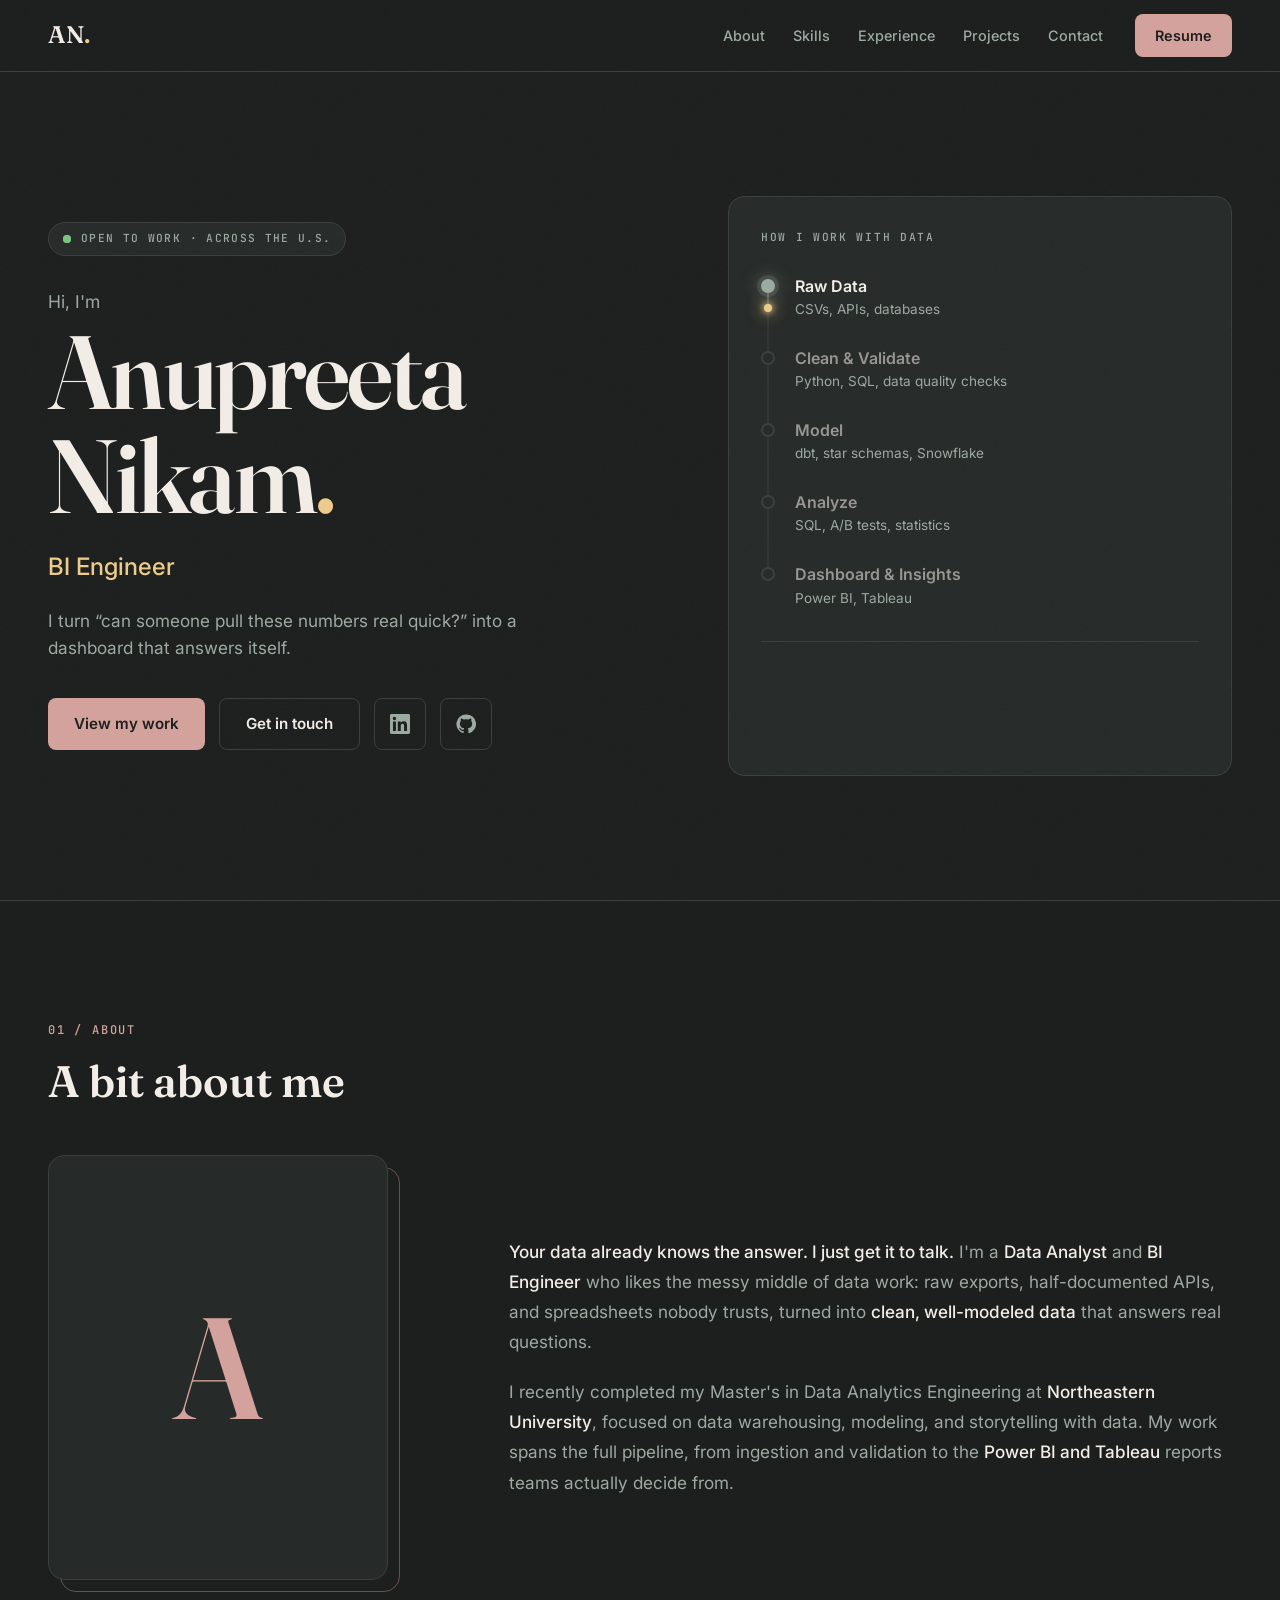
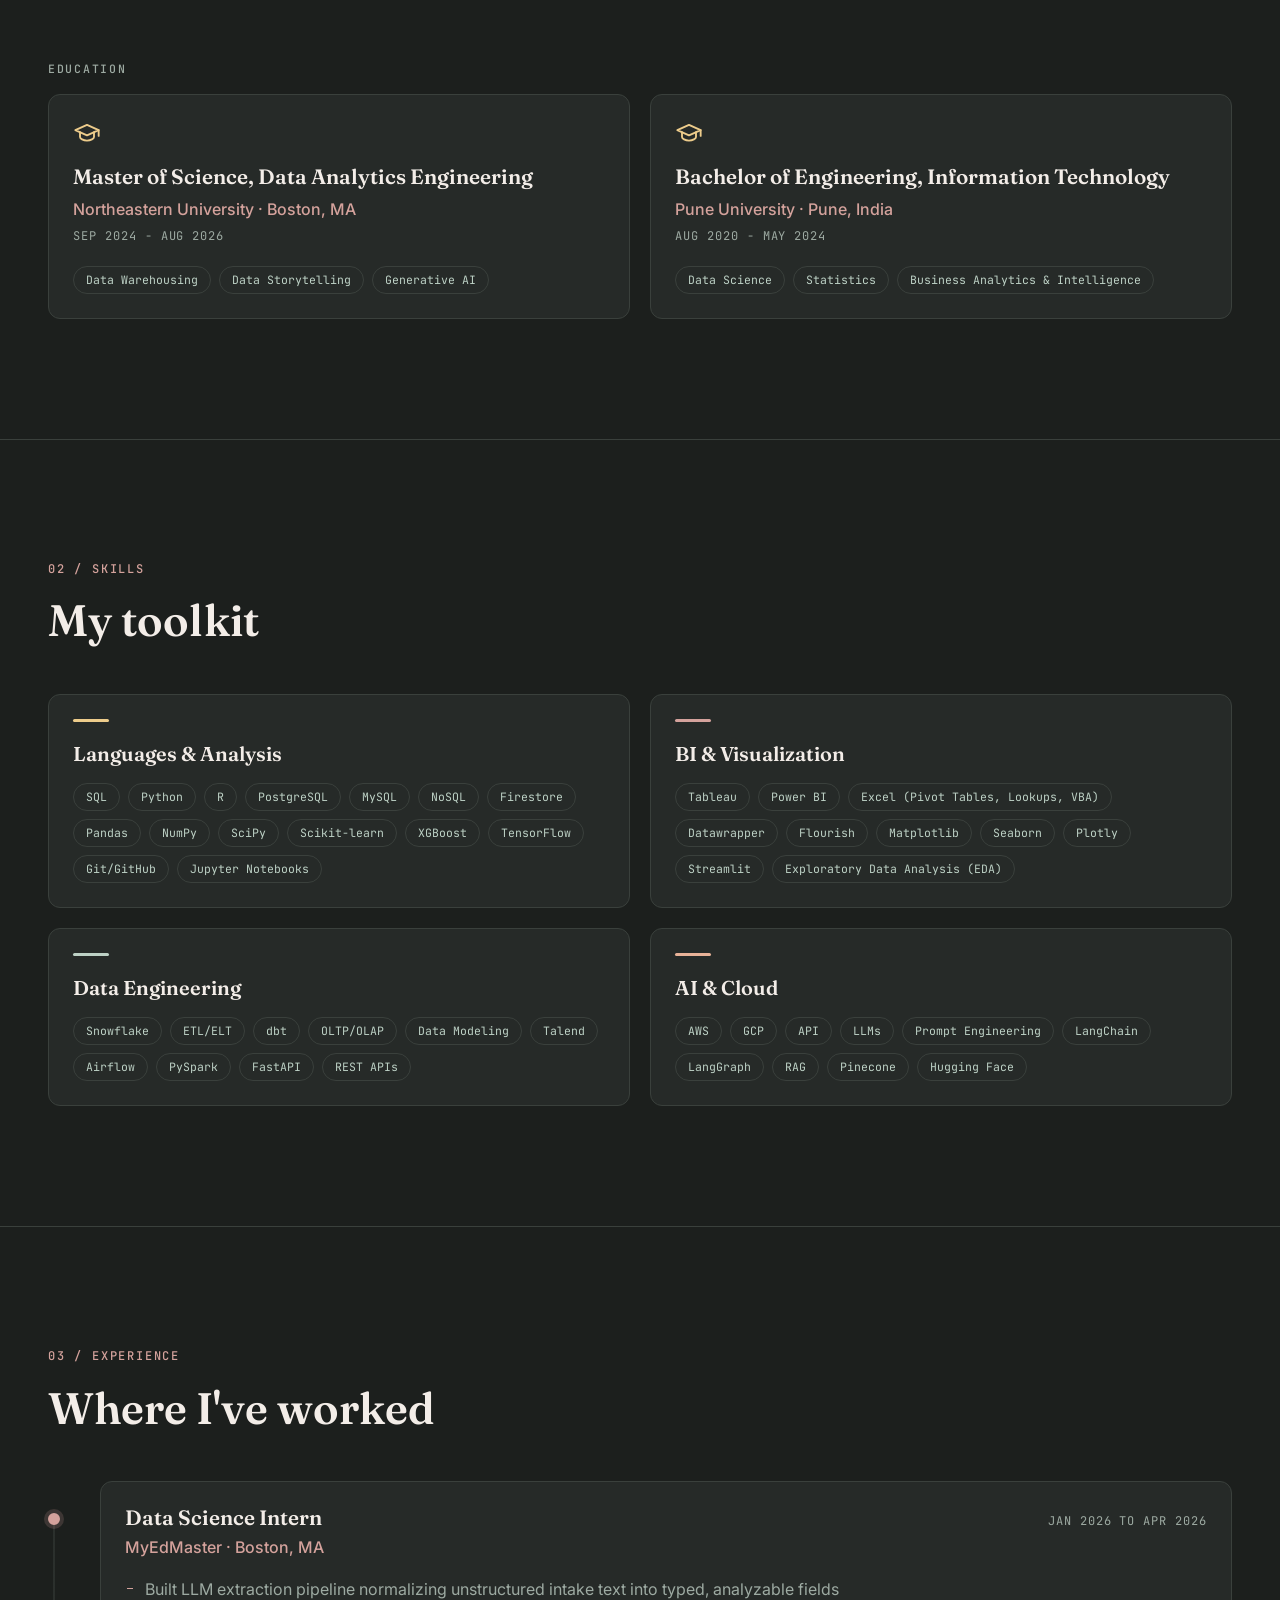
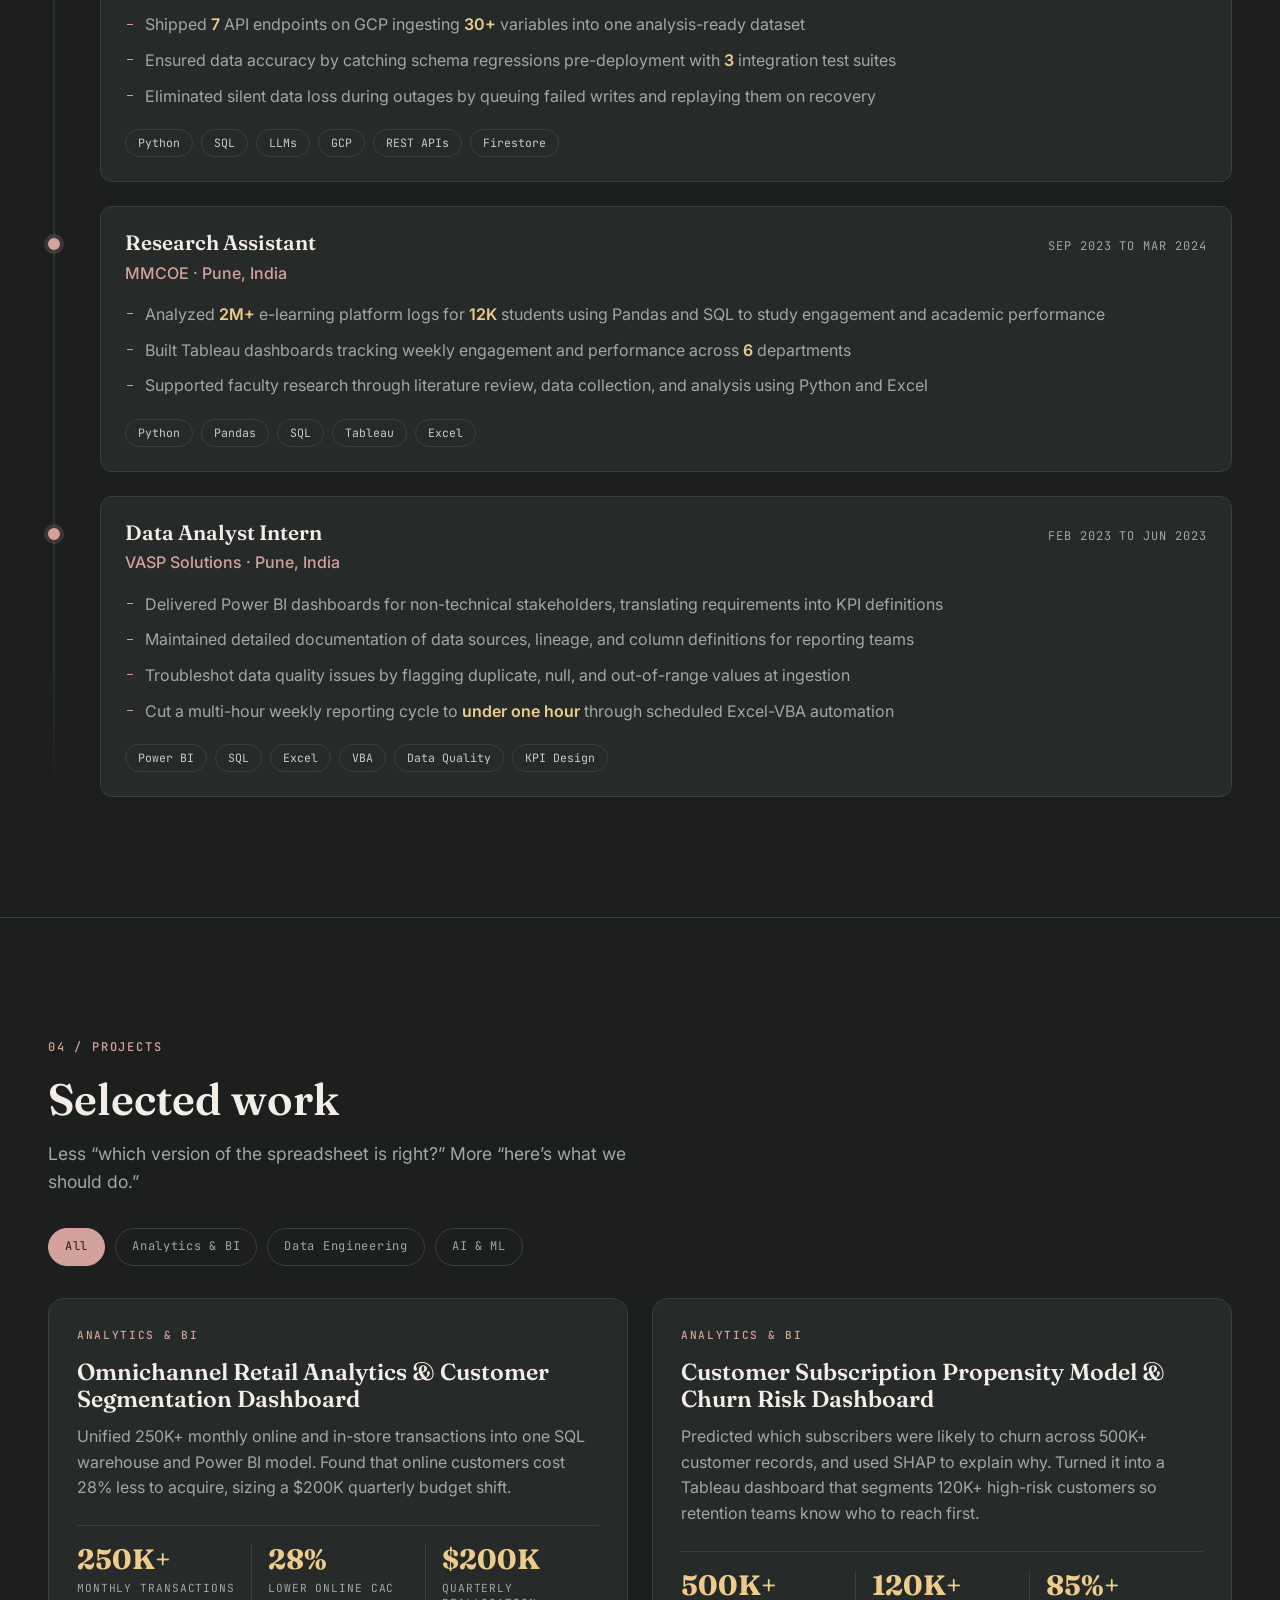
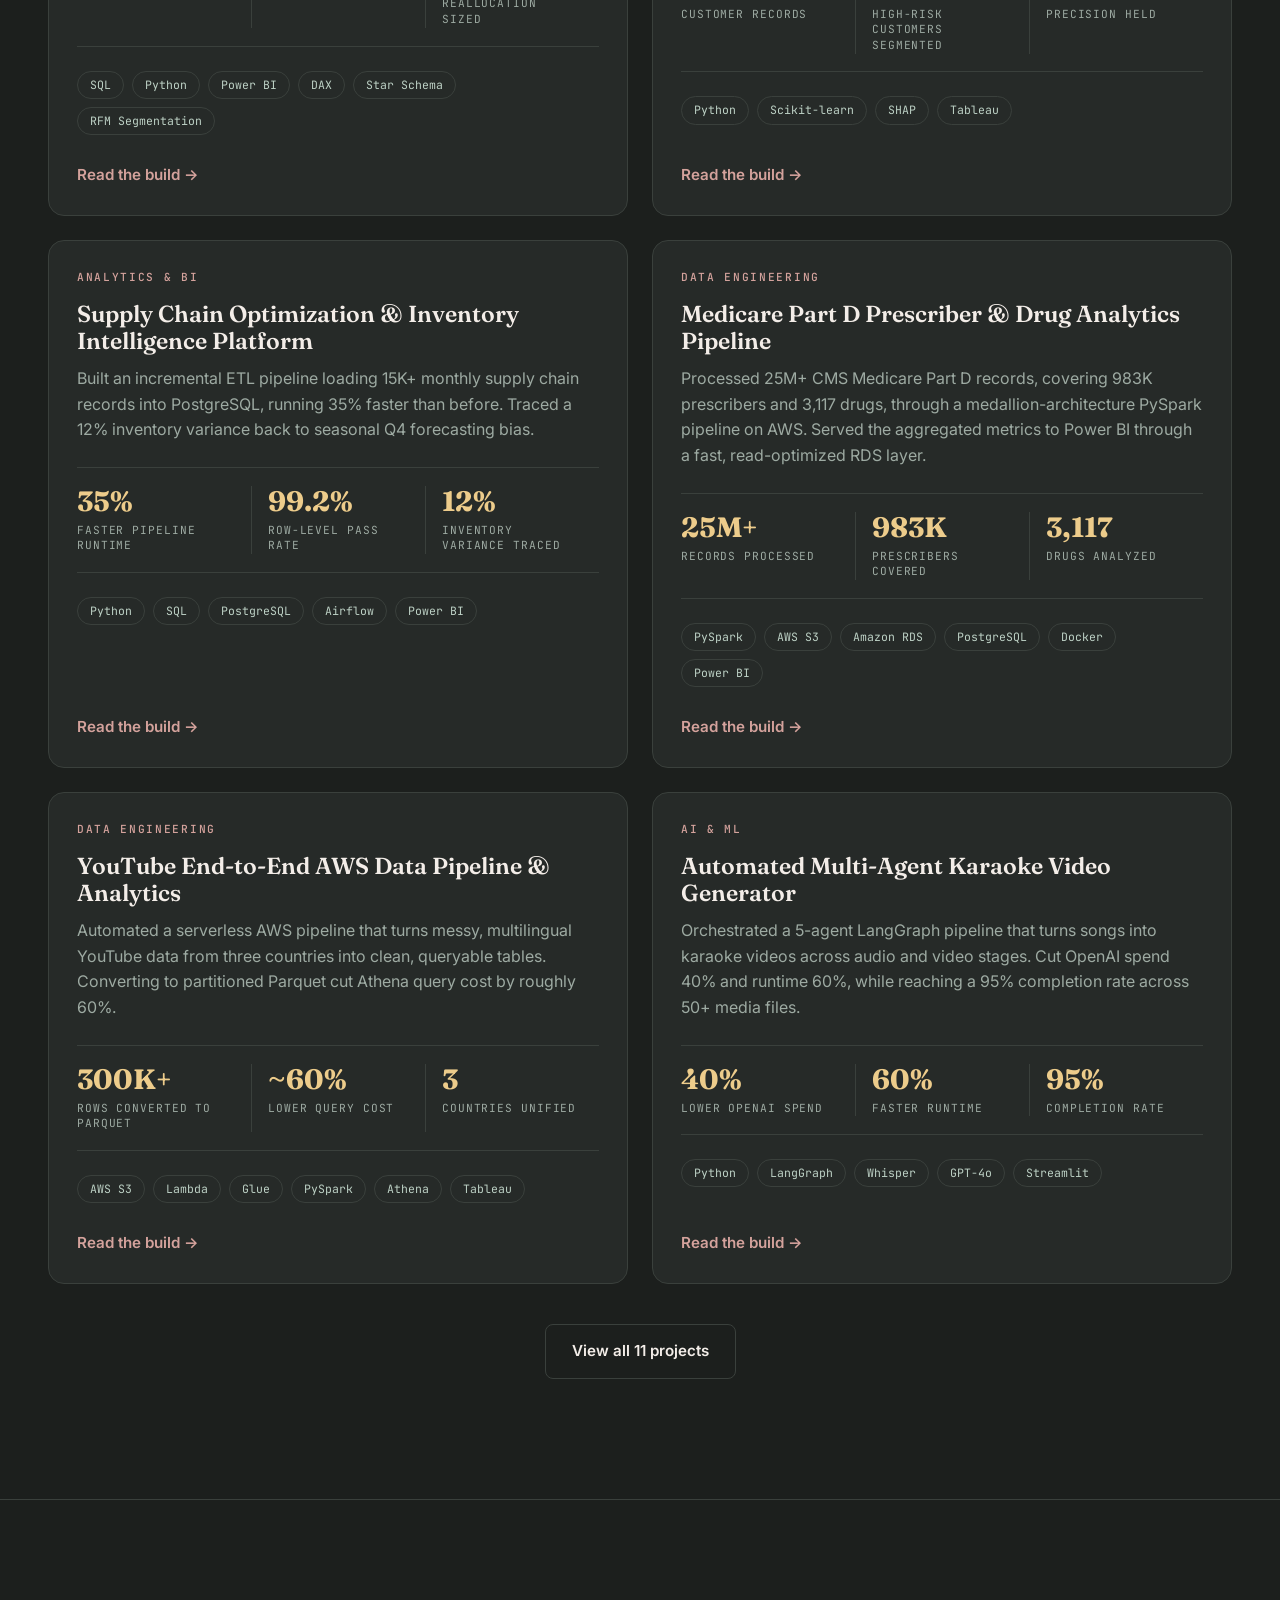
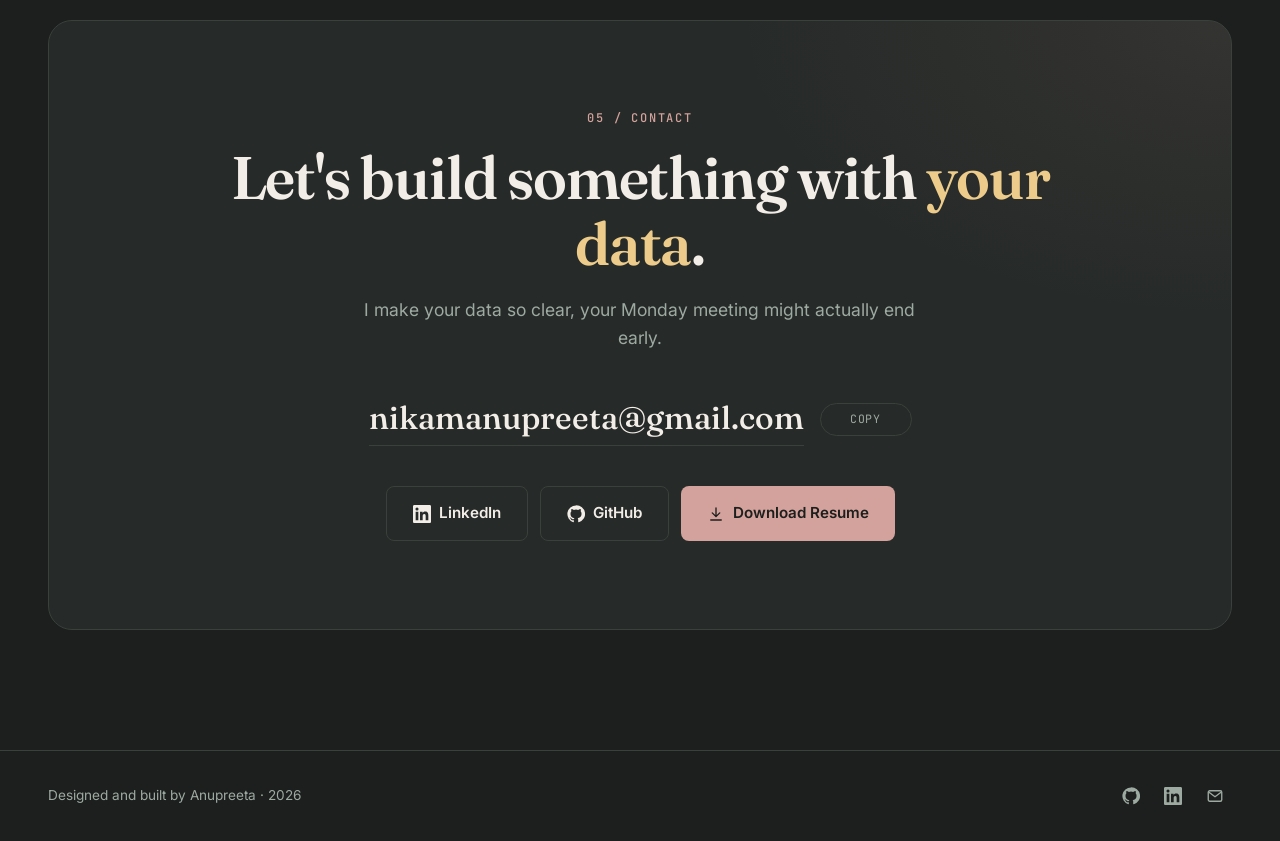
<file: index.html>
<!DOCTYPE html>
<html lang="en">
<head>
  <meta charset="UTF-8">
  <meta name="viewport" content="width=device-width, initial-scale=1.0">
  <title>Anupreeta · Data Analyst &amp; BI Engineer</title>
  <meta name="description" content="Data Analyst & BI Engineer building SQL models, dashboards, and pipelines worth trusting.">
  <meta name="author" content="Anupreeta">
  <meta name="theme-color" content="#1C1F1D">
  <meta name="color-scheme" content="dark">
  <link rel="canonical" href="https://anupreeta24.github.io/">
  <link rel="icon" type="image/svg+xml" href="data:image/svg+xml,%3Csvg xmlns='http://www.w3.org/2000/svg' viewBox='0 0 32 32'%3E%3Crect width='32' height='32' rx='7' fill='%231C1F1D'/%3E%3Cpath fill='%23EDCC8B' fill-rule='evenodd' d='M14 5h4l8 22h-4.2l-1.8-5.2h-8L10.2 27H6L14 5Zm-.8 13.2h5.6L16 10.2l-2.8 8Z'/%3E%3C/svg%3E">

  <!-- Open Graph / social previews -->
  <meta property="og:type" content="website">
  <meta property="og:site_name" content="Anupreeta">
  <meta property="og:title" content="Anupreeta · Data Analyst &amp; BI Engineer">
  <meta property="og:description" content="Data Analyst & BI Engineer building SQL models, dashboards, and pipelines worth trusting.">
  <meta property="og:url" content="https://anupreeta24.github.io/">
  <meta property="og:image" content="https://anupreeta24.github.io/assets/og-image.png">
  <meta property="og:image:width" content="1200">
  <meta property="og:image:height" content="630">
  <meta property="og:image:alt" content="Anupreeta, Data Analyst and BI Engineer">
  <meta name="twitter:card" content="summary_large_image">
  <meta name="twitter:title" content="Anupreeta · Data Analyst &amp; BI Engineer">
  <meta name="twitter:description" content="Data Analyst & BI Engineer building SQL models, dashboards, and pipelines worth trusting.">
  <meta name="twitter:image" content="https://anupreeta24.github.io/assets/og-image.png">

  <link rel="preconnect" href="https://fonts.googleapis.com">
  <link rel="preconnect" href="https://fonts.gstatic.com" crossorigin>
  <link href="https://fonts.googleapis.com/css2?family=Fraunces:opsz,wght@9..144,400;9..144,600;9..144,700&family=Inter:wght@400;500;600&family=JetBrains+Mono:wght@400;500&display=swap" rel="stylesheet">

  <link rel="stylesheet" href="css/styles.css">
  <script>document.documentElement.classList.add("js");</script>
</head>
<body>
  <a class="skip-link" href="#main">Skip to content</a>
  <div class="scroll-progress" aria-hidden="true"></div>

  <!-- ================= NAV ================= -->
  <header class="nav">
    <div class="container nav-inner">
      <a href="#hero" class="nav-logo" aria-label="Anupreeta, back to top">AN<span class="dot">.</span></a>

      <nav class="nav-right" aria-label="Primary">
        <ul class="nav-links">
          <li><a class="nav-link" href="#about">About</a></li>
          <li><a class="nav-link" href="#skills">Skills</a></li>
          <li><a class="nav-link" href="#experience">Experience</a></li>
          <li><a class="nav-link" href="#projects">Projects</a></li>
          <li><a class="nav-link" href="#contact">Contact</a></li>
        </ul>
        <a data-goatcounter-click="resume-download" class="btn btn-primary" href="assets/AnupreetaNikam_resume.pdf" target="_blank" rel="noopener">Resume</a>
        <button class="nav-toggle" type="button" aria-label="Open menu" aria-expanded="false" aria-controls="mobile-menu">
          <span class="nav-toggle-bars"></span>
        </button>
      </nav>
    </div>
  </header>

  <div class="mobile-menu" id="mobile-menu">
    <ul>
      <li><a class="nav-link" href="#about">About</a></li>
      <li><a class="nav-link" href="#skills">Skills</a></li>
      <li><a class="nav-link" href="#experience">Experience</a></li>
      <li><a class="nav-link" href="#projects">Projects</a></li>
      <li><a class="nav-link" href="#contact">Contact</a></li>
    </ul>
    <a data-goatcounter-click="resume-download" class="btn btn-primary" href="assets/AnupreetaNikam_resume.pdf" target="_blank" rel="noopener">Resume</a>
  </div>

  <main id="main" tabindex="-1">
    <!-- ================= HERO ================= -->
    <section class="section hero" id="hero">
      <div class="container hero-grid">
        <!-- Left: intro -->
        <div class="hero-text">
          <p class="status-badge">
            <span class="status-dot" aria-hidden="true"></span>
            <span><span class="nowrap">Open to work</span> <span class="nowrap">· Across the U.S.</span></span>
          </p>

          <p class="hero-greeting">Hi, I'm</p>
          <h1 class="hero-name">Anupreeta Nikam<span class="dot">.</span></h1>
          <p class="hero-role">
            <span class="sr-only">Data Analyst, BI Engineer, Business Analyst, Data Engineer, Data Scientist</span>
            <span class="role-static" aria-hidden="true">Data Analyst <span class="slash">/</span> BI Engineer</span>
            <span class="role-rotator" aria-hidden="true">
              <span class="role-word is-active">Data Analyst</span>
              <span class="role-word">BI Engineer</span>
              <span class="role-word">Business Analyst</span>
              <span class="role-word">Data Engineer</span>
              <span class="role-word">Data Scientist</span>
            </span>
          </p>
          <p class="hero-tagline">I turn “can someone pull these numbers real quick?” into a dashboard that answers itself.</p>

          <div class="hero-actions">
            <a class="btn btn-primary btn-lg" href="#projects">View my work</a>
            <a class="btn btn-outline btn-lg" href="#contact">Get in touch</a>
            <span class="hero-icons">
              <a data-goatcounter-click="linkedin-click" class="btn btn-square" href="https://www.linkedin.com/in/anupreeta-nikam24/" target="_blank" rel="noopener" aria-label="LinkedIn"><svg viewBox="0 0 24 24" fill="currentColor" aria-hidden="true"><path d="M20.45 20.45h-3.56v-5.57c0-1.33-.02-3.04-1.85-3.04-1.85 0-2.14 1.45-2.14 2.94v5.67H9.35V9h3.41v1.56h.05c.48-.9 1.64-1.85 3.37-1.85 3.6 0 4.27 2.37 4.27 5.46v6.28ZM5.34 7.43a2.06 2.06 0 1 1 0-4.13 2.06 2.06 0 0 1 0 4.13ZM7.12 20.45H3.56V9h3.56v11.45ZM22.22 0H1.77C.79 0 0 .77 0 1.73v20.54C0 23.23.79 24 1.77 24h20.45c.98 0 1.78-.77 1.78-1.73V1.73C24 .77 23.2 0 22.22 0Z"/></svg></a>
              <a data-goatcounter-click="github-click" class="btn btn-square" href="https://github.com/anupreeta24" target="_blank" rel="noopener" aria-label="GitHub"><svg viewBox="0 0 24 24" fill="currentColor" aria-hidden="true"><path d="M12 .5a11.5 11.5 0 0 0-3.64 22.41c.58.1.79-.25.79-.56v-2c-3.2.7-3.88-1.37-3.88-1.37-.52-1.33-1.28-1.69-1.28-1.69-1.05-.71.08-.7.08-.7 1.16.08 1.77 1.19 1.77 1.19 1.03 1.77 2.7 1.26 3.36.96.1-.75.4-1.26.73-1.55-2.56-.29-5.25-1.28-5.25-5.68 0-1.26.45-2.28 1.19-3.09-.12-.29-.52-1.46.11-3.05 0 0 .97-.31 3.17 1.18a11 11 0 0 1 5.78 0c2.2-1.49 3.17-1.18 3.17-1.18.63 1.59.23 2.76.11 3.05.74.81 1.19 1.83 1.19 3.09 0 4.41-2.7 5.38-5.26 5.67.41.36.78 1.06.78 2.14v3.17c0 .31.21.67.8.56A11.5 11.5 0 0 0 12 .5Z"/></svg></a>
            </span>
          </div>
        </div>

        <!-- Right: pipeline graphic -->
        <div class="pipeline is-static" role="figure" aria-label="How I work with data: raw data, clean and validate, model, analyze, dashboard and insights">
          <p class="pipeline-label">How I work with data</p>

          <div class="pipeline-flow">
            <span class="pipeline-track" aria-hidden="true"></span>
            <span class="pipeline-fill" aria-hidden="true"></span>
            <span class="pipeline-dot" aria-hidden="true"></span>

            <ol class="pipeline-stages">

              <li class="stage" style="--c: var(--chart-5)">
                <span class="stage-node" aria-hidden="true"></span>
                <div>
                  <span class="stage-name">Raw Data</span>
                  <span class="stage-sub">CSVs, APIs, databases</span>
                </div>
              </li>
              <li class="stage" style="--c: var(--chart-3)">
                <span class="stage-node" aria-hidden="true"></span>
                <div>
                  <span class="stage-name">Clean &amp; Validate</span>
                  <span class="stage-sub">Python, SQL, data quality checks</span>
                </div>
              </li>
              <li class="stage" style="--c: var(--chart-4)">
                <span class="stage-node" aria-hidden="true"></span>
                <div>
                  <span class="stage-name">Model</span>
                  <span class="stage-sub">dbt, star schemas, Snowflake</span>
                </div>
              </li>
              <li class="stage" style="--c: var(--chart-2)">
                <span class="stage-node" aria-hidden="true"></span>
                <div>
                  <span class="stage-name">Analyze</span>
                  <span class="stage-sub">SQL, A/B tests, statistics</span>
                </div>
              </li>
              <li class="stage" style="--c: var(--chart-1)">
                <span class="stage-node" aria-hidden="true"></span>
                <div>
                  <span class="stage-name">Dashboard &amp; Insights</span>
                  <span class="stage-sub">Power BI, Tableau</span>
                </div>
              </li>
            </ol>
          </div>

          <ul class="pipeline-metrics">
            <li class="metric-chip"><strong>35%</strong>faster pipelines</li>
            <li class="metric-chip"><strong>99.2%</strong>data quality pass rate</li>
            <li class="metric-chip"><strong>~60%</strong>lower query cost</li>
          </ul>
        </div>
      </div>
    </section>

    <!-- ================= ABOUT ================= -->
    <section class="section" id="about">
      <div class="container reveal">
        <span class="section-label">01 / About</span>
        <h2 class="section-title">A bit about me</h2>

        <div class="about-grid">
          <!-- Photo: add assets/headshot.jpg, then set data-photo="assets/headshot.jpg" below -->
          <div class="photo">
            <div class="photo-frame" data-photo="" data-photo-alt="Portrait of Anupreeta">
              <span class="photo-initial" aria-hidden="true">A</span>
            </div>
          </div>

       <div class="about-bio">
            <p><strong>Your data already knows the answer. I just get it to talk.</strong> I'm a <strong>Data Analyst</strong> and <strong>BI Engineer</strong> who likes the messy middle of data work: raw exports, half-documented APIs, and spreadsheets nobody trusts, turned into <strong>clean, well-modeled data</strong> that answers real questions.</p>
            <p>I recently completed my Master's in Data Analytics Engineering at <strong>Northeastern University</strong>, focused on data warehousing, modeling, and storytelling with data. My work spans the full pipeline, from ingestion and validation to the <strong>Power BI and Tableau</strong> reports teams actually decide from.</p>
          </div>
        </div>

        <div class="education">
          <p class="mono-label">Education</p>
          <div class="education-list" id="education-list">
            <!-- Rendered from the EDUCATION array in js/main.js -->
          </div>
        </div>
      </div>
    </section>

    <!-- ================= SKILLS ================= -->
    <section class="section" id="skills">
      <div class="container reveal">
        <span class="section-label">02 / Skills</span>
        <h2 class="section-title">My toolkit</h2>
        <div class="skills-grid" id="skills-grid" data-reveal-group>
          <!-- Rendered from the SKILLS array in js/main.js -->
        </div>
      </div>
    </section>

    <!-- ================= EXPERIENCE ================= -->
    <section class="section" id="experience">
      <div class="container reveal">
        <span class="section-label">03 / Experience</span>
        <h2 class="section-title">Where I've worked</h2>
        <ol class="timeline" id="timeline">
          <!-- Rendered from the EXPERIENCE array in js/main.js -->
        </ol>
      </div>
    </section>

    <!-- ================= PROJECTS ================= -->
    <section class="section" id="projects">
      <div class="container reveal">
        <span class="section-label">04 / Projects</span>
        <h2 class="section-title">Selected work</h2>
        <p class="section-sub">Less “which version of the spreadsheet is right?” More “here’s what we should do.”</p>

        <div class="filters" role="group" aria-label="Filter projects by category">
          <button class="filter-btn is-active" type="button" data-filter="all" aria-pressed="true">All</button>
          <button class="filter-btn" type="button" data-filter="Analytics &amp; BI" aria-pressed="false">Analytics &amp; BI</button>
          <button class="filter-btn" type="button" data-filter="Data Engineering" aria-pressed="false">Data Engineering</button>
          <button class="filter-btn" type="button" data-filter="AI &amp; ML" aria-pressed="false">AI &amp; ML</button>
        </div>

        <div class="projects-grid" id="projects-grid" data-reveal-group>
          <!-- Rendered from the PROJECTS array in js/projects.js -->
        </div>

        <div class="projects-more">
          <button class="btn btn-outline btn-lg" id="projects-toggle" type="button" aria-expanded="false" aria-controls="projects-grid" hidden>View all projects</button>
        </div>
      </div>
    </section>

    <!-- ================= CONTACT ================= -->
    <section class="section" id="contact">
      <div class="container reveal">
        <div class="contact-card">
          <span class="section-label">05 / Contact</span>
          <h2 class="contact-title">Let's build something with <span class="hl-metric">your data</span>.</h2>
          <p class="contact-lede">I make your data so clear, your Monday meeting might actually end early.</p>

          <div class="contact-email">
            <a data-goatcounter-click="email-click" class="email-link" href="mailto:nikamanupreeta@gmail.com" data-email>nikamanupreeta@<wbr>gmail.com</a>
            <button data-goatcounter-click="email-click" class="copy-btn" type="button" data-copy="nikamanupreeta@gmail.com" aria-label="Copy email address">Copy</button>
            <span class="sr-only" aria-live="polite" data-copy-status></span>
          </div>

          <div class="contact-actions">
            <!-- TODO: replace # with your LinkedIn profile URL -->
            <a data-goatcounter-click="linkedin-click" class="btn btn-outline btn-lg btn-icon" href="https://www.linkedin.com/in/anupreeta-nikam24/" target="_blank" rel="noopener"><svg viewBox="0 0 24 24" fill="currentColor" aria-hidden="true"><path d="M20.45 20.45h-3.56v-5.57c0-1.33-.02-3.04-1.85-3.04-1.85 0-2.14 1.45-2.14 2.94v5.67H9.35V9h3.41v1.56h.05c.48-.9 1.64-1.85 3.37-1.85 3.6 0 4.27 2.37 4.27 5.46v6.28ZM5.34 7.43a2.06 2.06 0 1 1 0-4.13 2.06 2.06 0 0 1 0 4.13ZM7.12 20.45H3.56V9h3.56v11.45ZM22.22 0H1.77C.79 0 0 .77 0 1.73v20.54C0 23.23.79 24 1.77 24h20.45c.98 0 1.78-.77 1.78-1.73V1.73C24 .77 23.2 0 22.22 0Z"/></svg>LinkedIn</a>
            <a data-goatcounter-click="github-click" class="btn btn-outline btn-lg btn-icon" href="https://github.com/anupreeta24" target="_blank" rel="noopener"><svg viewBox="0 0 24 24" fill="currentColor" aria-hidden="true"><path d="M12 .5a11.5 11.5 0 0 0-3.64 22.41c.58.1.79-.25.79-.56v-2c-3.2.7-3.88-1.37-3.88-1.37-.52-1.33-1.28-1.69-1.28-1.69-1.05-.71.08-.7.08-.7 1.16.08 1.77 1.19 1.77 1.19 1.03 1.77 2.7 1.26 3.36.96.1-.75.4-1.26.73-1.55-2.56-.29-5.25-1.28-5.25-5.68 0-1.26.45-2.28 1.19-3.09-.12-.29-.52-1.46.11-3.05 0 0 .97-.31 3.17 1.18a11 11 0 0 1 5.78 0c2.2-1.49 3.17-1.18 3.17-1.18.63 1.59.23 2.76.11 3.05.74.81 1.19 1.83 1.19 3.09 0 4.41-2.7 5.38-5.26 5.67.41.36.78 1.06.78 2.14v3.17c0 .31.21.67.8.56A11.5 11.5 0 0 0 12 .5Z"/></svg>GitHub</a>
            <a data-goatcounter-click="resume-download" class="btn btn-primary btn-lg btn-icon" href="assets/AnupreetaNikam_resume.pdf" download="Anupreeta-AnupreetaNikam_resume.pdf"><svg viewBox="0 0 24 24" fill="none" stroke="currentColor" stroke-width="1.8" stroke-linecap="round" stroke-linejoin="round" aria-hidden="true"><path d="M12 4v11M7 10.5l5 5 5-5M5 20h14"/></svg>Download Resume</a>
          </div>
        </div>
      </div>
    </section>
  </main>

  <footer class="footer">
    <div class="container footer-inner">
      <p class="footer-credit">Designed and built by Anupreeta · <span data-year>2026</span></p>
      <ul class="footer-links">
        <li><a data-goatcounter-click="github-click" href="https://github.com/anupreeta24" target="_blank" rel="noopener" aria-label="GitHub"><svg viewBox="0 0 24 24" fill="currentColor" aria-hidden="true"><path d="M12 .5a11.5 11.5 0 0 0-3.64 22.41c.58.1.79-.25.79-.56v-2c-3.2.7-3.88-1.37-3.88-1.37-.52-1.33-1.28-1.69-1.28-1.69-1.05-.71.08-.7.08-.7 1.16.08 1.77 1.19 1.77 1.19 1.03 1.77 2.7 1.26 3.36.96.1-.75.4-1.26.73-1.55-2.56-.29-5.25-1.28-5.25-5.68 0-1.26.45-2.28 1.19-3.09-.12-.29-.52-1.46.11-3.05 0 0 .97-.31 3.17 1.18a11 11 0 0 1 5.78 0c2.2-1.49 3.17-1.18 3.17-1.18.63 1.59.23 2.76.11 3.05.74.81 1.19 1.83 1.19 3.09 0 4.41-2.7 5.38-5.26 5.67.41.36.78 1.06.78 2.14v3.17c0 .31.21.67.8.56A11.5 11.5 0 0 0 12 .5Z"/></svg></a></li>
        <li><a data-goatcounter-click="linkedin-click" href="https://www.linkedin.com/in/anupreeta-nikam24/" target="_blank" rel="noopener" aria-label="LinkedIn"><svg viewBox="0 0 24 24" fill="currentColor" aria-hidden="true"><path d="M20.45 20.45h-3.56v-5.57c0-1.33-.02-3.04-1.85-3.04-1.85 0-2.14 1.45-2.14 2.94v5.67H9.35V9h3.41v1.56h.05c.48-.9 1.64-1.85 3.37-1.85 3.6 0 4.27 2.37 4.27 5.46v6.28ZM5.34 7.43a2.06 2.06 0 1 1 0-4.13 2.06 2.06 0 0 1 0 4.13ZM7.12 20.45H3.56V9h3.56v11.45ZM22.22 0H1.77C.79 0 0 .77 0 1.73v20.54C0 23.23.79 24 1.77 24h20.45c.98 0 1.78-.77 1.78-1.73V1.73C24 .77 23.2 0 22.22 0Z"/></svg></a></li>
        <li><a data-goatcounter-click="email-click" href="mailto:nikamanupreeta@gmail.com" aria-label="Email nikamanupreeta@gmail.com"><svg viewBox="0 0 24 24" fill="none" stroke="currentColor" stroke-width="1.8" stroke-linecap="round" stroke-linejoin="round" aria-hidden="true"><rect x="3" y="5" width="18" height="14" rx="2"/><path d="m4 7 8 6 8-6"/></svg></a></li>
      </ul>
    </div>
  </footer>

  <button class="to-top" type="button" aria-label="Back to top" tabindex="-1">
    <svg viewBox="0 0 24 24" fill="none" stroke="currentColor" stroke-width="2" stroke-linecap="round" stroke-linejoin="round" aria-hidden="true"><path d="M12 19V5M6 11l6-6 6 6"/></svg>
  </button>

  <script src="js/projects.js"></script>
  <script src="js/main.js"></script>
  <script data-goatcounter="https://anupreeta24.goatcounter.com/count" async src="https://gc.zgo.at/count.js"></script>
</body>
</html>
</file>
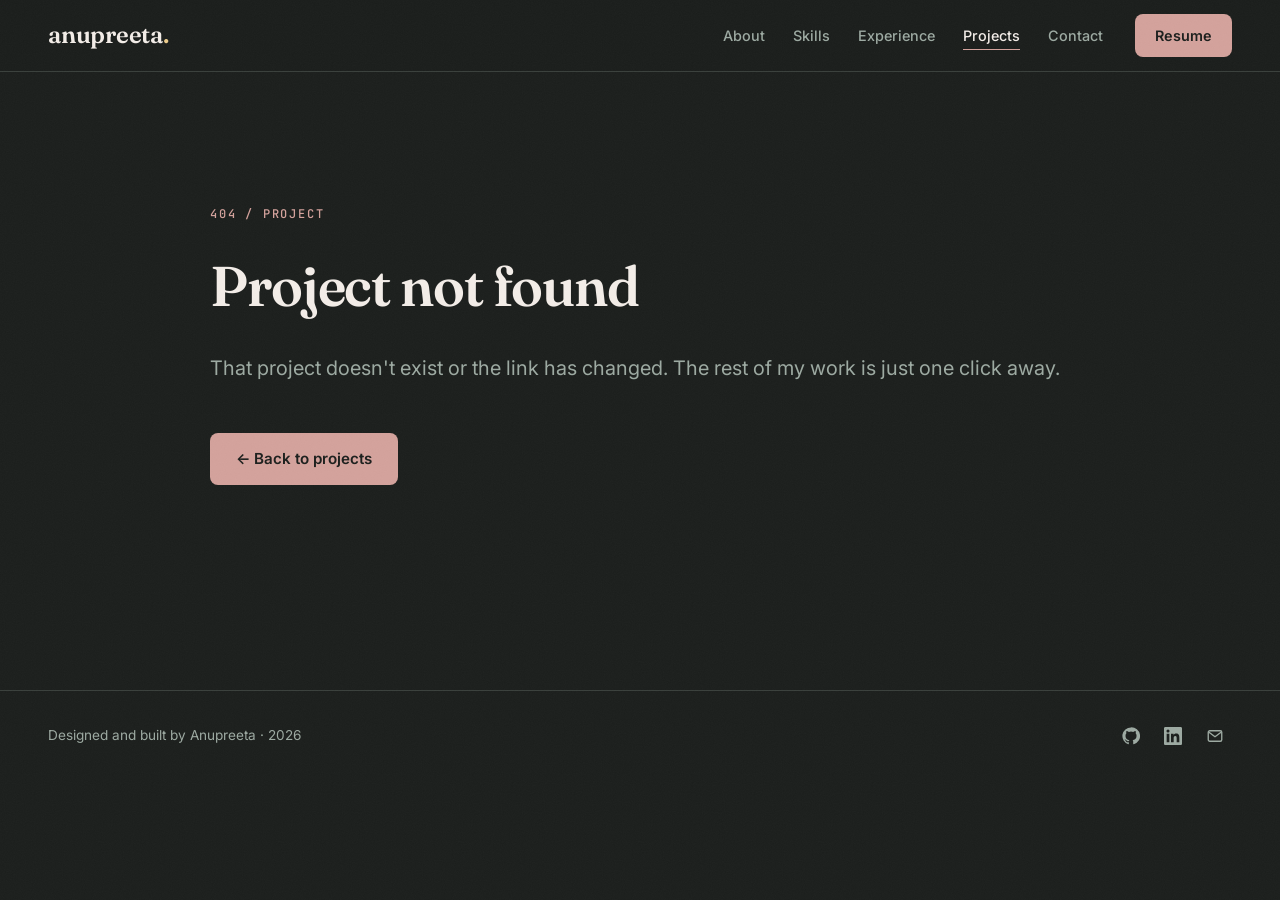
<file: project.html>
<!DOCTYPE html>
<html lang="en">
<head>
  <meta charset="UTF-8">
  <meta name="viewport" content="width=device-width, initial-scale=1.0">
  <title>Project · Anupreeta, Data Analyst &amp; BI Engineer</title>
  <meta name="description" content="Project deep dive by Anupreeta, Data Analyst and BI Engineer: the problem, architecture, approach, and results.">
  <meta name="author" content="Anupreeta">
  <meta name="theme-color" content="#1C1F1D">
  <meta name="color-scheme" content="dark">
  <link rel="canonical" href="https://anupreeta24.github.io/project.html">
  <link rel="icon" type="image/svg+xml" href="data:image/svg+xml,%3Csvg xmlns='http://www.w3.org/2000/svg' viewBox='0 0 32 32'%3E%3Crect width='32' height='32' rx='7' fill='%231C1F1D'/%3E%3Cpath fill='%23EDCC8B' fill-rule='evenodd' d='M14 5h4l8 22h-4.2l-1.8-5.2h-8L10.2 27H6L14 5Zm-.8 13.2h5.6L16 10.2l-2.8 8Z'/%3E%3C/svg%3E">

  <!-- Open Graph / social previews -->
  <meta property="og:type" content="website">
  <meta property="og:site_name" content="Anupreeta">
  <meta property="og:title" content="Project · Anupreeta, Data Analyst &amp; BI Engineer">
  <meta property="og:description" content="Project deep dive by Anupreeta, Data Analyst and BI Engineer: the problem, architecture, approach, and results.">
  <meta property="og:url" content="https://anupreeta24.github.io/project.html">
  <meta property="og:image" content="https://anupreeta24.github.io/assets/og-image.png">
  <meta property="og:image:width" content="1200">
  <meta property="og:image:height" content="630">
  <meta property="og:image:alt" content="Anupreeta, Data Analyst and BI Engineer">
  <meta name="twitter:card" content="summary_large_image">
  <meta name="twitter:title" content="Project · Anupreeta, Data Analyst &amp; BI Engineer">
  <meta name="twitter:description" content="Project deep dive by Anupreeta, Data Analyst and BI Engineer: the problem, architecture, approach, and results.">
  <meta name="twitter:image" content="https://anupreeta24.github.io/assets/og-image.png">

  <link rel="preconnect" href="https://fonts.googleapis.com">
  <link rel="preconnect" href="https://fonts.gstatic.com" crossorigin>
  <link href="https://fonts.googleapis.com/css2?family=Fraunces:opsz,wght@9..144,400;9..144,600;9..144,700&family=Inter:wght@400;500;600&family=JetBrains+Mono:wght@400;500&display=swap" rel="stylesheet">

  <link rel="stylesheet" href="css/styles.css">
  <script>document.documentElement.classList.add("js");</script>
</head>
<body>
  <a class="skip-link" href="#main">Skip to content</a>
  <div class="scroll-progress" aria-hidden="true"></div>

  <!-- ================= NAV ================= -->
  <header class="nav">
    <div class="container nav-inner">
      <a href="index.html" class="nav-logo" aria-label="Anupreeta, home">anupreeta<span class="dot">.</span></a>

      <nav class="nav-right" aria-label="Primary">
        <ul class="nav-links">
          <li><a class="nav-link" href="index.html#about">About</a></li>
          <li><a class="nav-link" href="index.html#skills">Skills</a></li>
          <li><a class="nav-link" href="index.html#experience">Experience</a></li>
          <li><a class="nav-link is-active" href="index.html#projects">Projects</a></li>
          <li><a class="nav-link" href="index.html#contact">Contact</a></li>
        </ul>
        <a data-goatcounter-click="resume-download" class="btn btn-primary" href="assets/AnupreetaNikam_resume.pdf" target="_blank" rel="noopener">Resume</a>
        <button class="nav-toggle" type="button" aria-label="Open menu" aria-expanded="false" aria-controls="mobile-menu">
          <span class="nav-toggle-bars"></span>
        </button>
      </nav>
    </div>
  </header>

  <div class="mobile-menu" id="mobile-menu">
    <ul>
      <li><a class="nav-link" href="index.html#about">About</a></li>
      <li><a class="nav-link" href="index.html#skills">Skills</a></li>
      <li><a class="nav-link" href="index.html#experience">Experience</a></li>
      <li><a class="nav-link is-active" href="index.html#projects">Projects</a></li>
      <li><a class="nav-link" href="index.html#contact">Contact</a></li>
    </ul>
    <a data-goatcounter-click="resume-download" class="btn btn-primary" href="assets/AnupreetaNikam_resume.pdf" target="_blank" rel="noopener">Resume</a>
  </div>

  <main class="project-page" id="main" tabindex="-1">
    <div class="container container-narrow" id="project-root">
      <!-- Rendered by renderProjectPage() in js/main.js from js/projects.js -->
      <noscript>
        <p class="pp-muted">This page needs JavaScript to load project details. <a href="index.html#projects">Back to projects</a></p>
      </noscript>
    </div>
  </main>

  <footer class="footer">
    <div class="container footer-inner">
      <p class="footer-credit">Designed and built by Anupreeta · <span data-year>2026</span></p>
      <ul class="footer-links">
        <li><a data-goatcounter-click="github-click" href="https://github.com/anupreeta24" target="_blank" rel="noopener" aria-label="GitHub"><svg viewBox="0 0 24 24" fill="currentColor" aria-hidden="true"><path d="M12 .5a11.5 11.5 0 0 0-3.64 22.41c.58.1.79-.25.79-.56v-2c-3.2.7-3.88-1.37-3.88-1.37-.52-1.33-1.28-1.69-1.28-1.69-1.05-.71.08-.7.08-.7 1.16.08 1.77 1.19 1.77 1.19 1.03 1.77 2.7 1.26 3.36.96.1-.75.4-1.26.73-1.55-2.56-.29-5.25-1.28-5.25-5.68 0-1.26.45-2.28 1.19-3.09-.12-.29-.52-1.46.11-3.05 0 0 .97-.31 3.17 1.18a11 11 0 0 1 5.78 0c2.2-1.49 3.17-1.18 3.17-1.18.63 1.59.23 2.76.11 3.05.74.81 1.19 1.83 1.19 3.09 0 4.41-2.7 5.38-5.26 5.67.41.36.78 1.06.78 2.14v3.17c0 .31.21.67.8.56A11.5 11.5 0 0 0 12 .5Z"/></svg></a></li>
        <li><a data-goatcounter-click="linkedin-click" href="https://www.linkedin.com/in/anupreeta-nikam24/" target="_blank" rel="noopener" aria-label="LinkedIn"><svg viewBox="0 0 24 24" fill="currentColor" aria-hidden="true"><path d="M20.45 20.45h-3.56v-5.57c0-1.33-.02-3.04-1.85-3.04-1.85 0-2.14 1.45-2.14 2.94v5.67H9.35V9h3.41v1.56h.05c.48-.9 1.64-1.85 3.37-1.85 3.6 0 4.27 2.37 4.27 5.46v6.28ZM5.34 7.43a2.06 2.06 0 1 1 0-4.13 2.06 2.06 0 0 1 0 4.13ZM7.12 20.45H3.56V9h3.56v11.45ZM22.22 0H1.77C.79 0 0 .77 0 1.73v20.54C0 23.23.79 24 1.77 24h20.45c.98 0 1.78-.77 1.78-1.73V1.73C24 .77 23.2 0 22.22 0Z"/></svg></a></li>
        <li><a data-goatcounter-click="email-click" href="mailto:nikamanupreeta@gmail.com" aria-label="Email nikamanupreeta@gmail.com"><svg viewBox="0 0 24 24" fill="none" stroke="currentColor" stroke-width="1.8" stroke-linecap="round" stroke-linejoin="round" aria-hidden="true"><rect x="3" y="5" width="18" height="14" rx="2"/><path d="m4 7 8 6 8-6"/></svg></a></li>
      </ul>
    </div>
  </footer>

  <button class="to-top" type="button" aria-label="Back to top" tabindex="-1">
    <svg viewBox="0 0 24 24" fill="none" stroke="currentColor" stroke-width="2" stroke-linecap="round" stroke-linejoin="round" aria-hidden="true"><path d="M12 19V5M6 11l6-6 6 6"/></svg>
  </button>

  <script src="js/projects.js"></script>
  <script src="js/main.js"></script>
  <script data-goatcounter="https://anupreeta24.goatcounter.com/count" async src="https://gc.zgo.at/count.js"></script>
</body>
</html>
</file>
<file: css/styles.css>
/* ==========================================================================
   Palette & tokens
   ========================================================================== */
:root {
  --bg: #1C1F1D;
  --surface: #262A28;
  --border: #3A403C;
  --text: #F3EDE8;
  --text-muted: #9DAAA2;
  --metric: #EDCC8B;
  --metric-alt: #E8B298;
  --primary: #D4A29C;
  --primary-hover: #A26360;
  --tag: #BDD1C5;
  --chart-1: #EDCC8B;
  --chart-2: #D4A29C;
  --chart-3: #BDD1C5;
  --chart-4: #E8B298;
  --chart-5: #9DAAA2;
  --chart-6: #A26360;
  --status: #7BC47F;

  --font-head: "Fraunces", Georgia, serif;
  --font-body: "Inter", system-ui, -apple-system, sans-serif;
  --font-mono: "JetBrains Mono", ui-monospace, monospace;

  --nav-h: 72px;
  --max-w: 1200px;
  --gutter: 24px;
  --section-pad: 80px;
  --radius: 8px;
  --ease: cubic-bezier(0.22, 1, 0.36, 1);
}

@media (min-width: 768px) {
  :root {
    --gutter: 48px;
    --section-pad: 120px;
  }
}

/* ==========================================================================
   Reset & base
   ========================================================================== */
*, *::before, *::after {
  box-sizing: border-box;
  margin: 0;
  padding: 0;
}

html {
  scroll-behavior: smooth;
  scroll-padding-top: calc(var(--nav-h) + 16px); /* keeps headings clear of the fixed nav */
  -webkit-text-size-adjust: 100%;
  overflow-x: clip;
}

body {
  background: var(--bg);
  color: var(--text);
  font-family: var(--font-body);
  font-size: 16px;
  line-height: 1.6;
  -webkit-font-smoothing: antialiased;
  overflow-x: hidden;
}

h1, h2, h3, h4, h5, h6 {
  font-family: var(--font-head);
  font-weight: 600;
  line-height: 1.15;
  color: var(--text);
}

h2 { font-size: clamp(2rem, 4vw, 2.75rem); }

img, svg { display: block; max-width: 100%; }

a { color: var(--primary); text-decoration: none; transition: color 0.2s ease; }
a:hover { color: var(--text); }

/* Keyboard focus: visible on every interactive element */
:focus { outline: none; }
main:focus { outline: none; }

[hidden] { display: none !important; }

button { font: inherit; color: inherit; background: none; border: none; cursor: pointer; }

:focus-visible {
  outline: 2px solid var(--primary);
  outline-offset: 3px;
}

::selection { background: var(--primary); color: var(--bg); }

/* ==========================================================================
   Layout
   ========================================================================== */
.container {
  width: 100%;
  max-width: calc(var(--max-w) + var(--gutter) * 2);
  margin: 0 auto;
  padding-left: var(--gutter);
  padding-right: var(--gutter);
}

.section {
  padding-top: var(--section-pad);
  padding-bottom: var(--section-pad);
}

.section + .section { border-top: 1px solid var(--border); }

.section-label {
  display: block;
  font-family: var(--font-mono);
  font-size: 0.75rem;
  font-weight: 500;
  text-transform: uppercase;
  letter-spacing: 0.15em;
  color: var(--primary);
  margin-bottom: 16px;
}


.placeholder {
  color: var(--text-muted);
  font-family: var(--font-mono);
  font-size: 0.8rem;
  text-transform: uppercase;
  letter-spacing: 0.1em;
  border: 1px dashed var(--border);
  border-radius: var(--radius);
  padding: 48px 24px;
  text-align: center;
}

/* ==========================================================================
   Buttons
   ========================================================================== */
.btn {
  display: inline-flex;
  align-items: center;
  justify-content: center;
  gap: 8px;
  font-family: var(--font-body);
  font-size: 0.9rem;
  font-weight: 600;
  padding: 10px 20px;
  border-radius: var(--radius);
  transition: background-color 0.2s ease, color 0.2s ease, transform 0.2s ease;
}

.btn-primary {
  background: var(--primary);
  color: var(--bg);
}

.btn-primary:hover {
  background: color-mix(in srgb, var(--primary-hover) 82%, var(--bg));
  color: var(--text);
}

.btn-outline {
  border: 1px solid var(--border);
  color: var(--text);
  transition: border-color 0.2s ease, color 0.2s ease;
}

.btn-outline:hover {
  border-color: var(--primary);
  color: var(--text);
}

.btn-lg { padding: 14px 26px; font-size: 0.95rem; }

/* ==========================================================================
   Hero
   ========================================================================== */
.hero {
  display: flex;
  align-items: center;
  padding-top: calc(var(--nav-h) + 56px);
  padding-bottom: 80px;
}

.hero-grid {
  display: grid;
  grid-template-columns: 1fr;
  gap: 56px;
  align-items: center;
}

@media (min-width: 960px) {
  .hero {
    min-height: 100vh;
    min-height: 100svh;
    padding-bottom: 56px;
  }
  .hero-grid {
    grid-template-columns: 55fr 45fr;
    gap: 64px;
  }
}

/* Status badge */
.status-badge {
  display: inline-flex;
  align-items: center;
  gap: 10px;
  padding: 7px 14px;
  background: var(--surface);
  border: 1px solid var(--border);
  border-radius: 999px;
  font-family: var(--font-mono);
  font-size: 0.7rem;
  font-weight: 500;
  letter-spacing: 0.12em;
  text-transform: uppercase;
  color: var(--text-muted);
  margin-bottom: 32px;
}

.nowrap { white-space: nowrap; }

@media (max-width: 420px) {
  .status-badge {
    font-size: 0.7rem;
    letter-spacing: 0.02em;
    padding: 6px 12px;
    gap: 8px;
    border-radius: 16px; /* still looks right if it wraps on very narrow phones */
  }
}

.status-dot {
  position: relative;
  flex: none;
  width: 8px;
  height: 8px;
  border-radius: 50%;
  background: var(--status);
}

.status-dot::after {
  content: "";
  position: absolute;
  inset: 0;
  border-radius: 50%;
  background: var(--status);
  animation: status-pulse 2s ease-out infinite;
}

@keyframes status-pulse {
  0%   { transform: scale(1);   opacity: 0.7; }
  100% { transform: scale(2.6); opacity: 0; }
}

.hero-greeting {
  color: var(--text-muted);
  font-size: 1.1rem;
  margin-bottom: 4px;
}

.hero-name {
  font-size: clamp(3.5rem, 2.2rem + 5.5vw, 6.5rem);
  font-weight: 600;
  line-height: 1;
  letter-spacing: -0.025em;
  margin-bottom: 20px;
}

.hero-name .dot { color: var(--metric); }

.hero-role {
  font-family: var(--font-body);
  font-size: clamp(1.25rem, 1rem + 1vw, 1.5rem);
  font-weight: 500;
   color: var(--metric);  
  margin-bottom: 20px;
}

.hero-role .slash { color: var(--text-muted); margin: 0 0.15em; }

/* Rotating role: all words share one grid cell, so the box is always as wide
   as the longest role and nothing below shifts when the word changes. */
.role-rotator {
  display: none;
  vertical-align: bottom;
  overflow: hidden;
  padding: 0.08em 0.6em 0.08em 0; /* room for the cursor bar + descenders */
  margin: -0.08em 0;
}

.role-word {
  grid-area: 1 / 1;
  justify-self: start; /* shrink to the word so the cursor follows it */
  position: relative;
  white-space: nowrap;
  opacity: 0;
  transform: translateY(100%);
  transition: opacity 0.4s ease, transform 0.4s var(--ease);
}

.role-word.is-active { opacity: 1; transform: none; }
.role-word.is-leaving { opacity: 0; transform: translateY(-100%); }

/* Cursor bar sits right after the visible word */
.role-word::after {
  content: "";
  position: absolute;
  top: 50%;
  left: calc(100% + 0.18em);
  width: 0.09em;
  min-width: 2px;
  height: 1.05em;
  border-radius: 1px;
  background: var(--metric);
  transform: translateY(-50%);
  display: none;
}

@keyframes role-blink {
  0%, 55%  { opacity: 1; }
  56%, 100% { opacity: 0; }
}

/* Rotate only when JS runs and motion is allowed; otherwise show static text */
@media (prefers-reduced-motion: no-preference) {
  .js .role-static { display: none; }
  .js .role-rotator { display: inline-grid; }
}

.hero-tagline {
  max-width: 520px;
  color: var(--text-muted);
  font-size: 1.075rem;
  margin-bottom: 36px;
}

.hero-actions {
  --btn-h: 52px;
  display: flex;
  flex-wrap: wrap;
  justify-content: flex-start;
  gap: 14px;
}

.hero-actions .btn { height: var(--btn-h); }

/* LinkedIn / GitHub icons wrap together as one unit on narrow screens */
.hero-icons {
  display: flex;
  gap: 14px;
}

.btn-square {
  width: var(--btn-h);
  padding: 0;
  background: transparent;
  border: 1px solid var(--border);
  color: var(--text-muted);
  transition: border-color 0.2s ease, color 0.2s ease;
}

.btn-square:hover {
  border-color: var(--primary);
  color: var(--text);
}

.btn-square svg { width: 20px; height: 20px; }

/* ==========================================================================
   Pipeline card
   ========================================================================== */
.pipeline {
  width: 100%;
  max-width: 520px;
  justify-self: center;
  background: var(--surface);
  border: 1px solid var(--border);
  border-radius: 16px;
  padding: 32px;
  animation: float 6s ease-in-out infinite;
}

@media (min-width: 960px) {
  .pipeline { justify-self: end; }
}

@media (max-width: 959.98px) {
  .pipeline { max-width: none; }
}

@keyframes float {
  0%, 100% { transform: translateY(0); }
  50%      { transform: translateY(-6px); }
}

.pipeline-label {
  font-family: var(--font-mono);
  font-size: 0.7rem;
  font-weight: 500;
  letter-spacing: 0.15em;
  text-transform: uppercase;
  color: var(--text-muted);
  margin-bottom: 28px;
}

.pipeline-flow {
  --node: 14px;
  position: relative;
}

.pipeline-stages {
  position: relative;
  list-style: none;
  display: grid;
  gap: 26px;
}

/* Connecting line, positioned by JS from first to last node center */
.pipeline-track,
.pipeline-fill {
  position: absolute;
  left: calc(var(--node) / 2);
  top: var(--track-top, 7px);
  width: 1px;
  transform: translateX(-50%);
  pointer-events: none;
}

.pipeline-track {
  height: var(--track-h, calc(100% - 14px));
  background: var(--border);
}

.pipeline-fill {
  height: 0;
  opacity: 0.55;
  background: linear-gradient(
    180deg,
    var(--chart-5), var(--chart-3), var(--chart-4), var(--chart-2), var(--chart-1)
  );
  background-size: 100% var(--track-h, 100%);
  background-repeat: no-repeat;
}

.pipeline-dot {
  position: absolute;
  top: 0;
  left: calc(var(--node) / 2);
  width: 8px;
  height: 8px;
  margin: -4px 0 0 -4px;
  border-radius: 50%;
  background: var(--metric);
  box-shadow:
    0 0 6px 1px color-mix(in srgb, var(--metric) 80%, transparent),
    0 0 16px 4px color-mix(in srgb, var(--metric) 35%, transparent);
  z-index: 2;
  opacity: 0;
  transition: opacity 0.3s ease;
  pointer-events: none;
}

.pipeline.is-running .pipeline-dot { opacity: 1; }
.pipeline.is-holding .pipeline-dot { opacity: 0; }

.stage {
  position: relative;
  display: grid;
  grid-template-columns: var(--node) 1fr;
  column-gap: 20px;
  z-index: 1;
}

.stage-node {
  width: var(--node);
  height: var(--node);
  margin-top: 4px; /* centers the node on the name's first line */
  border-radius: 50%;
  background: var(--surface);
  border: 2px solid var(--border);
  transition: background-color 0.4s ease, border-color 0.4s ease, box-shadow 0.4s ease;
}

.stage-name {
  display: block;
  font-weight: 600;
  font-size: 1rem;
  line-height: 1.4;
  color: var(--text);
  opacity: 0.55;
  transition: opacity 0.4s ease;
}

.stage-sub {
  display: block;
  font-size: 0.85rem;
  color: var(--text-muted);
  margin-top: 2px;
}

.stage.is-lit .stage-node {
  background: var(--c);
  border-color: var(--c);
  box-shadow:
    0 0 0 4px color-mix(in srgb, var(--c) 18%, transparent),
    0 0 18px 2px color-mix(in srgb, var(--c) 45%, transparent);
}

.stage.is-lit .stage-name { opacity: 1; }

/* Metric chips */
.pipeline-metrics {
  display: flex;
  flex-wrap: wrap;
  gap: 8px;
  list-style: none;
  margin-top: 32px;
  padding-top: 24px;
  border-top: 1px solid var(--border);
}

.metric-chip {
  font-size: 0.8rem;
  color: var(--text-muted);
  padding: 6px 12px;
  border: 1px solid var(--border);
  border-radius: 999px;
  background: var(--bg);
  opacity: 0;
  transform: translateY(6px);
  transition: opacity 0.45s ease, transform 0.45s var(--ease);
}

.metric-chip strong {
  font-family: var(--font-mono);
  font-weight: 500;
  color: var(--metric);
  margin-right: 4px;
}

.pipeline-metrics.is-visible .metric-chip { opacity: 1; transform: none; }
.pipeline-metrics.is-visible .metric-chip:nth-child(2) { transition-delay: 0.12s; }
.pipeline-metrics.is-visible .metric-chip:nth-child(3) { transition-delay: 0.24s; }

/* Reduced motion / no-JS: everything lit and still */
.pipeline.is-static { animation: none; }
.pipeline.is-static .pipeline-dot { display: none; }
.pipeline.is-static .pipeline-fill { height: var(--track-h, 0); }
.pipeline.is-static .stage-node {
  background: var(--c);
  border-color: var(--c);
  box-shadow: 0 0 0 4px color-mix(in srgb, var(--c) 18%, transparent);
}
.pipeline.is-static .stage-name { opacity: 1; }
.pipeline.is-static .metric-chip { opacity: 1; transform: none; transition: none; }

@media (prefers-reduced-motion: reduce) {
  .status-dot::after,
  .pipeline { animation: none; }
}

/* ==========================================================================
   Scroll progress bar
   ========================================================================== */
.scroll-progress {
  position: fixed;
  top: 0;
  left: 0;
  width: 100%;
  height: 2px;
  background: linear-gradient(90deg, var(--metric), var(--primary));
  transform: scaleX(0);
  transform-origin: left center;
  z-index: 1001;
  pointer-events: none;
}

/* ==========================================================================
   Nav
   ========================================================================== */
.nav {
  position: fixed;
  top: 0;
  left: 0;
  right: 0;
  height: var(--nav-h);
  background: color-mix(in srgb, var(--bg) 80%, transparent);
  -webkit-backdrop-filter: blur(12px);
  backdrop-filter: blur(12px);
  border-bottom: 1px solid var(--border);
  z-index: 1000;
}

.nav-inner {
  height: 100%;
  display: flex;
  align-items: center;
  justify-content: space-between;
  gap: 24px;
}

.nav-logo {
  font-family: var(--font-head);
  font-size: 1.5rem;
  font-weight: 600;
  color: var(--text);
  letter-spacing: -0.01em;
}

.nav-logo:hover { color: var(--text); }

.nav-logo .dot { color: var(--metric); }

.nav-right {
  display: flex;
  align-items: center;
  gap: 32px;
}

.nav-links {
  display: flex;
  align-items: center;
  gap: 28px;
  list-style: none;
}

.nav-link {
  position: relative;
  font-size: 0.9rem;
  font-weight: 500;
  color: var(--text-muted);
  padding: 4px 0;
}

.nav-link:hover,
.nav-link.is-active { color: var(--text); }

.nav-link::after {
  content: "";
  position: absolute;
  left: 0;
  bottom: -2px;
  width: 100%;
  height: 1px;
  background: var(--primary);
  transform: scaleX(0);
  transform-origin: left center;
  transition: transform 0.3s var(--ease);
}

.nav-link.is-active::after { transform: scaleX(1); }

/* Hamburger */
.nav-toggle {
  display: none;
  width: 40px;
  height: 40px;
  align-items: center;
  justify-content: center;
  border-radius: var(--radius);
}

.nav-toggle-bars,
.nav-toggle-bars::before,
.nav-toggle-bars::after {
  display: block;
  width: 22px;
  height: 2px;
  background: var(--text);
  border-radius: 2px;
  transition: transform 0.3s var(--ease), background-color 0.2s ease;
}

.nav-toggle-bars { position: relative; }

.nav-toggle-bars::before,
.nav-toggle-bars::after {
  content: "";
  position: absolute;
  left: 0;
}

.nav-toggle-bars::before { top: -7px; }
.nav-toggle-bars::after { top: 7px; }

.nav-toggle[aria-expanded="true"] .nav-toggle-bars { background: transparent; }
.nav-toggle[aria-expanded="true"] .nav-toggle-bars::before { transform: translateY(7px) rotate(45deg); }
.nav-toggle[aria-expanded="true"] .nav-toggle-bars::after { transform: translateY(-7px) rotate(-45deg); }

/* Mobile dropdown */
.mobile-menu {
  position: fixed;
  top: var(--nav-h);
  left: 0;
  right: 0;
  background: var(--surface);
  border-bottom: 1px solid var(--border);
  padding: 8px var(--gutter) 24px;
  z-index: 999;
  opacity: 0;
  visibility: hidden;
  transform: translateY(-8px);
  transition: opacity 0.25s ease, transform 0.25s var(--ease), visibility 0s linear 0.25s;
}

.mobile-menu.is-open {
  opacity: 1;
  visibility: visible;
  transform: translateY(0);
  transition: opacity 0.25s ease, transform 0.25s var(--ease), visibility 0s;
}

.mobile-menu ul { list-style: none; }

.mobile-menu .nav-link {
  display: block;
  font-size: 1.1rem;
  padding: 14px 0;
  border-bottom: 1px solid var(--border);
}

.mobile-menu .nav-link::after { display: none; }

.mobile-menu .nav-link.is-active { color: var(--primary); }

.mobile-menu .btn { width: 100%; margin-top: 20px; padding: 14px 20px; }

@media (max-width: 767.98px) {
  .nav-links,
  .nav-right > .btn { display: none; }
  .nav-toggle { display: inline-flex; }
}

@media (min-width: 768px) {
  .mobile-menu { display: none; }
}

/* ==========================================================================
   Shared: mono label & tag pills
   ========================================================================== */
.mono-label {
  font-family: var(--font-mono);
  font-size: 0.72rem;
  font-weight: 500;
  letter-spacing: 0.15em;
  text-transform: uppercase;
  color: var(--text-muted);
  margin-bottom: 16px;
}

.tags {
  display: flex;
  flex-wrap: wrap;
  gap: 8px;
  list-style: none;
}

.tag {
  font-family: var(--font-mono);
  font-size: 0.72rem;
  line-height: 1.4;
  color: var(--tag);
  background: transparent;
  border: 1px solid var(--border);
  border-radius: 999px;
  padding: 5px 12px;
  transition: border-color 0.2s ease, background-color 0.2s ease, transform 0.2s var(--ease);
}

.tag:hover {
  border-color: var(--tag);
  background: color-mix(in srgb, var(--tag) 10%, transparent);
  transform: translateY(-2px);
}

/* ==========================================================================
   Scroll reveal (only hides content when JS is running)
   ========================================================================== */
.js .reveal {
  opacity: 0;
  transform: translateY(20px);
  transition: opacity 0.6s ease, transform 0.6s ease;
  transition-delay: var(--delay, 0s);
}

.js .reveal.is-visible {
  opacity: 1;
  transform: none;
}

/* ==========================================================================
   Skills
   ========================================================================== */
.skills-grid {
  display: grid;
  grid-template-columns: 1fr;
  gap: 20px;
}

@media (min-width: 640px) {
  .skills-grid { grid-template-columns: repeat(2, 1fr); }
}


.skill-card {
  background: var(--surface);
  border: 1px solid var(--border);
  border-radius: 12px;
  padding: 24px;
}

.skill-bar {
  display: block;
  width: 36px;
  height: 3px;
  border-radius: 3px;
  background: var(--c);
  margin-bottom: 20px;
}

.skill-title {
  font-size: 1.25rem;
  font-weight: 600;
  margin-bottom: 18px;
}

/* ==========================================================================
   About
   ========================================================================== */
.section-title { margin-bottom: 48px; }

.about-grid {
  display: grid;
  grid-template-columns: 1fr;
  gap: 48px;
  align-items: center;
}

@media (min-width: 860px) {
  .about-grid {
    grid-template-columns: 35fr 65fr;
    gap: 72px;
  }
}

/* Photo with offset outline */
.photo {
  position: relative;
  isolation: isolate;
  width: 100%;
  max-width: 340px;
  margin-right: 12px; /* room for the offset outline */
}

@media (max-width: 859.98px) {
  .photo { max-width: 280px; }
}

.photo::before {
  content: "";
  position: absolute;
  inset: 0;
  transform: translate(12px, 12px);
  border: 1px solid color-mix(in srgb, var(--primary) 40%, transparent);
  border-radius: 16px;
  z-index: -1;
  transition: transform 0.4s var(--ease);
}

.photo:hover::before { transform: translate(6px, 6px); }

.photo-frame {
  position: relative;
  aspect-ratio: 4 / 5;
  background: var(--surface);
  border: 1px solid var(--border);
  border-radius: 16px;
  overflow: hidden;
  display: grid;
  place-items: center;
}

.photo-initial {
  font-family: var(--font-head);
  font-size: clamp(6rem, 12vw, 9rem);
  font-weight: 600;
  line-height: 1;
  color: var(--primary);
}

.photo-frame img {
  position: absolute;
  inset: 0;
  width: 100%;
  height: 100%;
  object-fit: cover;
}

.about-bio p {
  color: var(--text-muted);
  font-size: 1.075rem;
  line-height: 1.75;
}

.about-bio p + p { margin-top: 20px; }

.about-bio strong { color: var(--text); font-weight: 500; }

/* Education */
.education { margin-top: 80px; }

.education-list {
  display: grid;
  grid-template-columns: 1fr;
  gap: 20px;
}

@media (min-width: 768px) {
  .education-list { grid-template-columns: 1fr 1fr; }
}

.edu-card {
  background: var(--surface);
  border: 1px solid var(--border);
  border-radius: 12px;
  padding: 24px;
  transition: transform 0.3s var(--ease), border-color 0.3s ease;
}

.edu-card:hover {
  transform: translateY(-3px);
  border-color: color-mix(in srgb, var(--primary) 50%, transparent);
}

.edu-icon {
  width: 28px;
  height: 28px;
  color: var(--metric);
  margin-bottom: 18px;
}

.edu-degree {
  font-size: 1.3rem;
  font-weight: 600;
  margin-bottom: 8px;
}

.edu-school {
  color: var(--primary);
  font-weight: 500;
  margin-bottom: 4px;
}

.edu-dates {
  font-family: var(--font-mono);
  font-size: 0.75rem;
  letter-spacing: 0.08em;
  text-transform: uppercase;
  color: var(--text-muted);
  margin-bottom: 20px;
}

/* ==========================================================================
   Experience timeline
   ========================================================================== */
.timeline {
  --node: 12px;
  --node-top: 32px; /* aligns node with the role title */
  position: relative;
  list-style: none;
  display: grid;
  gap: 24px;
}

.timeline::before {
  content: "";
  position: absolute;
  left: calc(var(--node) / 2);
  top: calc(var(--node-top) + var(--node) / 2);
  bottom: 0;
  width: 1px;
  transform: translateX(-50%);
  background: linear-gradient(180deg, var(--border) 85%, transparent);
}

.timeline-item {
  position: relative;
  padding-left: calc(var(--node) + 28px);
}

@media (min-width: 768px) {
  .timeline-item { padding-left: calc(var(--node) + 40px); }
}

.timeline-node {
  position: absolute;
  left: 0;
  top: var(--node-top);
  width: var(--node);
  height: var(--node);
  border-radius: 50%;
  background: var(--surface);
  border: 2px solid var(--primary);
  z-index: 1;
  transition: background-color 0.4s ease 0.2s, box-shadow 0.4s ease 0.2s;
}

.timeline-item.is-visible .timeline-node {
  background: var(--primary);
  box-shadow: 0 0 0 4px color-mix(in srgb, var(--primary) 18%, transparent);
}

.exp-card {
  background: var(--surface);
  border: 1px solid var(--border);
  border-radius: 12px;
  padding: 24px;
}

.js .exp-card {
  opacity: 0;
  transform: translateX(32px);
  transition: opacity 0.6s ease, transform 0.6s var(--ease);
}

.js .timeline-item.is-visible .exp-card {
  opacity: 1;
  transform: none;
}

.exp-head {
  display: flex;
  flex-wrap: wrap;
  align-items: baseline;
  justify-content: space-between;
  gap: 4px 24px;
  margin-bottom: 4px;
}

.exp-role {
  font-size: 1.3rem;
  font-weight: 600;
}

.exp-dates {
  font-family: var(--font-mono);
  font-size: 0.75rem;
  letter-spacing: 0.08em;
  text-transform: uppercase;
  color: var(--text-muted);
  white-space: nowrap;
}

@media (max-width: 639.98px) {
  .exp-head { flex-direction: column; align-items: flex-start; }
}

.exp-company {
  color: var(--primary);
  font-weight: 500;
  margin-bottom: 16px;
}

.exp-bullets {
  list-style: none;
  display: grid;
  gap: 10px;
  margin-bottom: 20px;
}

.exp-bullets li {
  position: relative;
  padding-left: 20px;
  color: var(--text-muted);
}

.exp-bullets li::before {
  content: "";
  position: absolute;
  left: 2px;
  top: 0.7em;
  width: 6px;
  height: 1px;
  background: var(--primary);
}

.hl {
  color: var(--metric);
  font-weight: 600;
}

/* ==========================================================================
   Projects
   ========================================================================== */
/* Subtitle directly under a section heading (pulls up into the heading's bottom margin) */
.section-sub {
  max-width: 600px;
  margin-top: -32px;
  margin-bottom: 32px;
  font-size: 1.1rem;
  color: var(--text-muted);
}

.filters {
  display: flex;
  flex-wrap: wrap;
  gap: 10px;
  margin-bottom: 32px;
}

.filter-btn {
  font-family: var(--font-mono);
  font-size: 0.75rem;
  letter-spacing: 0.06em;
  color: var(--text-muted);
  border: 1px solid var(--border);
  border-radius: 999px;
  padding: 8px 16px;
  transition: color 0.2s ease, border-color 0.2s ease, background-color 0.2s ease;
}

.filter-btn:hover { color: var(--text); border-color: var(--primary); }

.filter-btn.is-active {
  background: var(--primary);
  border-color: var(--primary);
  color: var(--bg);
}

.projects-grid {
  display: grid;
  grid-template-columns: 1fr;
  gap: 24px;
  transition: opacity 0.18s ease;
}

.projects-grid.is-filtering { opacity: 0; }

.projects-more {
  display: flex;
  justify-content: center;
  margin-top: 40px;
}

.projects-more:has(> [hidden]) { display: none; }

@media (min-width: 860px) {
  .projects-grid { grid-template-columns: repeat(2, 1fr); }
}

.project-card {
  container: card / inline-size; /* metrics row adapts to the card's width */
  display: flex;
  flex-direction: column;
  background: var(--surface);
  border: 1px solid var(--border);
  border-radius: 16px;
  padding: 28px;
  transition: transform 0.3s var(--ease), border-color 0.3s ease, box-shadow 0.3s ease;
}

.project-card:hover {
  transform: translateY(-4px);
  border-color: color-mix(in srgb, var(--primary) 60%, transparent);
  box-shadow: 0 18px 40px -18px color-mix(in srgb, var(--primary) 30%, transparent);
}

.project-top {
  display: flex;
  align-items: center;
  justify-content: space-between;
  gap: 16px;
  margin-bottom: 14px;
}

.project-category {
  font-family: var(--font-mono);
  font-size: 0.7rem;
  font-weight: 500;
  letter-spacing: 0.15em;
  text-transform: uppercase;
  color: var(--primary);
}

.project-gh {
  display: inline-flex;
  color: var(--text-muted);
  padding: 4px;
  margin: -4px;
}

.project-gh:hover { color: var(--primary); }
.project-gh svg { width: 20px; height: 20px; }

.project-title {
  font-size: 1.45rem;
  font-weight: 600;
  margin-bottom: 12px;
}

.project-summary {
  color: var(--text-muted);
  margin-bottom: 24px;
}

.project-metrics {
  list-style: none;
  display: grid;
  grid-template-columns: repeat(3, 1fr);
  padding: 18px 0;
  margin-bottom: 24px;
  border-top: 1px solid var(--border);
  border-bottom: 1px solid var(--border);
}

.project-metrics li {
  display: flex;
  flex-direction: column;
  gap: 6px;
  padding: 0 16px;
  min-width: 0;
  container-type: inline-size; /* lets the value size itself to the column */
}

.project-metrics li:first-child { padding-left: 0; }
.project-metrics li + li { border-left: 1px solid var(--border); }

.project-metric-value {
  font-family: var(--font-head);
  font-size: clamp(1.35rem, 1.1rem + 1vw, 1.75rem);
  /* Long values ("80% → 87.5%", "Multi-source") shrink to fit the column;
     --chars is the value's length, set in main.js */
  font-size: max(0.85rem, min(clamp(1.35rem, 1.1rem + 1vw, 1.75rem), calc(100cqi / (var(--chars, 3) * 0.72))));
  font-weight: 700;
  line-height: 1.1;
  color: var(--metric);
}

.project-metric-label {
  font-family: var(--font-mono);
  font-size: 0.7rem;
  letter-spacing: 0.08em;
  text-transform: uppercase;
  color: var(--text-muted);
  line-height: 1.4;
}

/* Narrow cards (phones, small 2-column layouts): 3 columns get too tight for
   values like "Automated", so each metric becomes its own row instead */
@container card (max-width: 479px) {
  .project-metrics {
    grid-template-columns: 1fr;
    padding: 4px 0;
  }
  .project-metrics li {
    flex-direction: row;
    align-items: baseline;
    gap: 14px;
    padding: 10px 0;
  }
  .project-metrics li + li {
    border-left: 0;
    border-top: 1px solid var(--border);
  }
  .project-metric-value {
    flex: none;
    min-width: 4.4em;
  }
}

.project-card .tags { margin-bottom: 28px; }

.project-link {
  margin-top: auto;
  align-self: flex-start;
  font-weight: 600;
  font-size: 0.95rem;
  color: var(--primary);
}

.project-link .arrow {
  display: inline-block;
  transition: transform 0.25s var(--ease);
}

.project-link:hover .arrow { transform: translateX(4px); }

/* ==========================================================================
   Project deep-dive page
   ========================================================================== */
.container-narrow { max-width: calc(860px + var(--gutter) * 2); }

.project-page {
  padding-top: calc(var(--nav-h) + 48px);
  padding-bottom: var(--section-pad);
}

.pp-back {
  display: inline-flex;
  align-items: center;
  gap: 8px;
  font-size: 0.9rem;
  color: var(--text-muted);
  margin-bottom: 40px;
}

.pp-back:hover { color: var(--primary); }
.pp-back .arrow { display: inline-block; transition: transform 0.25s var(--ease); }
.pp-back:hover .arrow { transform: translateX(-4px); }

.pp-title {
  font-size: clamp(2.25rem, 1.5rem + 3.5vw, 3.5rem);
  letter-spacing: -0.02em;
  line-height: 1.08;
  margin-bottom: 20px;
}

.pp-summary {
  font-size: clamp(1.1rem, 1rem + 0.4vw, 1.25rem);
  line-height: 1.65;
  color: var(--text-muted);
  margin-bottom: 32px;
}

.pp-actions {
  display: flex;
  flex-wrap: wrap;
  gap: 14px;
  margin-bottom: 48px;
}

.pp-muted { color: var(--text-muted); }

/* Metrics */
.pp-metrics {
  list-style: none;
  display: grid;
  grid-template-columns: 1fr;
  gap: 16px;
}

@media (min-width: 600px) {
  .pp-metrics { grid-template-columns: repeat(3, 1fr); }
}

.pp-metric {
  container-type: inline-size;
  background: var(--surface);
  border: 1px solid var(--border);
  border-radius: 12px;
  padding: 28px 24px;
  display: flex;
  flex-direction: column;
  gap: 10px;
}

.pp-metric-value {
  font-family: var(--font-head);
  font-size: clamp(2.5rem, 1.8rem + 2.5vw, 3.25rem);
  font-size: max(1.5rem, min(clamp(2.5rem, 1.8rem + 2.5vw, 3.25rem), calc(100cqi / (var(--chars, 3) * 0.72))));
  font-weight: 700;
  line-height: 1;
  color: var(--metric);
}

.pp-metric-label {
  font-family: var(--font-mono);
  font-size: 0.72rem;
  letter-spacing: 0.12em;
  text-transform: uppercase;
  color: var(--text-muted);
}

/* Content blocks */
.pp-block { margin-top: 72px; }

.pp-block h2 {
  font-size: clamp(1.6rem, 1.3rem + 1.2vw, 2rem);
  margin-bottom: 20px;
}

.pp-block > p {
  color: var(--text-muted);
  font-size: 1.05rem;
  line-height: 1.75;
}

/* Architecture flow */
.arch-flow {
  list-style: none;
  display: flex;
  flex-direction: column;
  align-items: stretch;
}

.arch-step {
  background: var(--surface);
  border: 1px solid var(--border);
  border-top: 3px solid var(--c);
  border-radius: 10px;
  padding: 18px 18px 20px;
}

.arch-head {
  display: flex;
  align-items: center;
  gap: 10px;
  margin-bottom: 8px;
}

.arch-node {
  flex: none;
  width: 10px;
  height: 10px;
  border-radius: 50%;
  background: var(--c);
  box-shadow: 0 0 10px 1px color-mix(in srgb, var(--c) 45%, transparent);
}

.arch-num {
  font-family: var(--font-mono);
  font-size: 0.7rem;
  letter-spacing: 0.12em;
  color: var(--text-muted);
}

.arch-title {
  font-family: var(--font-body);
  font-size: 1rem;
  font-weight: 600;
  margin-bottom: 4px;
}

.arch-detail {
  font-size: 0.85rem;
  line-height: 1.5;
  color: var(--text-muted);
}

.arch-arrow {
  display: flex;
  align-items: center;
  justify-content: center;
  color: var(--text-muted);
  height: 36px;
}

.arch-arrow svg {
  width: 18px;
  height: 18px;
  transform: rotate(90deg);
}

@media (min-width: 760px) {
  .arch-flow { flex-direction: row; }
  .arch-step { flex: 1 1 0; min-width: 0; }
  .arch-arrow { flex: none; width: 28px; height: auto; }
  .arch-arrow svg { transform: none; }
}

/* Results */
.pp-results {
  list-style: none;
  display: grid;
  gap: 14px;
}

.pp-results li {
  display: grid;
  grid-template-columns: 22px 1fr;
  gap: 12px;
  color: var(--text-muted);
  font-size: 1.05rem;
}

.pp-check {
  width: 18px;
  height: 18px;
  margin-top: 4px;
  color: var(--metric);
}

/* Learnings */
.pp-learn {
  background: var(--surface);
  border: 1px solid var(--border);
  border-left: 3px solid var(--primary);
  border-radius: 12px;
  padding: 28px;
}

.pp-learn p {
  color: var(--text-muted);
  font-size: 1.05rem;
  line-height: 1.75;
}

/* Screenshot */
.pp-shot {
  border-radius: 12px;
  overflow: hidden;
  border: 1px solid var(--border);
}

.pp-shot img { width: 100%; height: auto; }

.pp-shot-placeholder {
  aspect-ratio: 16 / 9;
  border: 1px dashed var(--border);
  border-radius: 12px;
  display: grid;
  place-items: center;
  font-family: var(--font-mono);
  font-size: 0.75rem;
  letter-spacing: 0.15em;
  text-transform: uppercase;
  color: var(--text-muted);
}

/* Next project */
.pp-next {
  margin-top: 88px;
  padding-top: 40px;
  border-top: 1px solid var(--border);
}

.pp-next a {
  display: inline-flex;
  flex-direction: column;
  gap: 8px;
  color: var(--text);
}

.pp-next-label {
  font-family: var(--font-mono);
  font-size: 0.75rem;
  letter-spacing: 0.15em;
  text-transform: uppercase;
  color: var(--primary);
}

.pp-next-label .arrow { display: inline-block; transition: transform 0.25s var(--ease); }
.pp-next a:hover .arrow { transform: translateX(4px); }

.pp-next-title {
  font-family: var(--font-head);
  font-size: clamp(1.4rem, 1.2rem + 1vw, 1.9rem);
  font-weight: 600;
  line-height: 1.2;
  transition: color 0.2s ease;
}

.pp-next a:hover .pp-next-title { color: var(--primary); }

/* Not found */
.pp-notfound {
  min-height: 50vh;
  display: flex;
  flex-direction: column;
  justify-content: center;
  align-items: flex-start;
  gap: 16px;
}

/* ==========================================================================
   Contact
   ========================================================================== */
.sr-only {
  position: absolute;
  width: 1px;
  height: 1px;
  overflow: hidden;
  clip: rect(0 0 0 0);
  white-space: nowrap;
}

.contact-card {
  position: relative;
  text-align: center;
  background:
    radial-gradient(ellipse 60% 70% at 100% 0%, color-mix(in srgb, var(--primary) 8%, transparent), transparent 70%),
    var(--surface);
  border: 1px solid var(--border);
  border-radius: 24px;
  padding: 64px 24px;
  overflow: hidden;
}

@media (min-width: 768px) {
  .contact-card { padding: 88px 64px; }
}

.contact-title {
  font-size: clamp(2.1rem, 1.4rem + 3.4vw, 3.75rem);
  letter-spacing: -0.02em;
  line-height: 1.1;
  max-width: 14em;
  margin: 0 auto 20px;
}

.hl-metric { color: var(--metric); }

.contact-lede {
  color: var(--text-muted);
  font-size: 1.1rem;
  max-width: 34em;
  margin: 0 auto 40px;
}

.contact-email {
  display: flex;
  flex-wrap: wrap;
  align-items: center;
  justify-content: center;
  gap: 12px 16px;
  margin-bottom: 40px;
}

.email-link {
  font-family: var(--font-head);
  font-size: clamp(1.3rem, 1rem + 1.6vw, 2rem);
  font-weight: 500;
  color: var(--text);
  overflow-wrap: break-word;
  border-bottom: 1px solid var(--border);
  padding-bottom: 2px;
  transition: color 0.2s ease, border-color 0.2s ease;
}

@media (max-width: 480px) {
  .contact-card { padding: 56px 20px; }
  .email-link { font-size: 1.15rem; }
}

.email-link:hover {
  color: var(--primary);
  border-color: var(--primary);
}

.copy-btn {
  font-family: var(--font-mono);
  font-size: 0.72rem;
  letter-spacing: 0.08em;
  text-transform: uppercase;
  color: var(--text-muted);
  border: 1px solid var(--border);
  border-radius: 999px;
  padding: 6px 14px;
  min-width: 92px;
  transition: color 0.2s ease, border-color 0.2s ease;
}

.copy-btn:hover { color: var(--text); border-color: var(--primary); }
.copy-btn.is-copied { color: var(--status); border-color: var(--status); }

.contact-actions {
  display: flex;
  flex-wrap: wrap;
  justify-content: center;
  gap: 12px;
}

.btn-icon svg {
  width: 18px;
  height: 18px;
  flex: none;
}

/* ==========================================================================
   Footer
   ========================================================================== */
.footer {
  border-top: 1px solid var(--border);
  padding: 28px 0;
}

.footer-inner {
  display: flex;
  flex-direction: column;
  align-items: center;
  gap: 16px;
  text-align: center;
}

@media (min-width: 640px) {
  .footer-inner {
    flex-direction: row;
    justify-content: space-between;
    text-align: left;
  }
}

.footer-credit {
  font-size: 0.85rem;
  color: var(--text-muted);
}

.footer-links {
  display: flex;
  gap: 8px;
  list-style: none;
}

.footer-links a {
  display: inline-flex;
  padding: 8px;
  color: var(--text-muted);
  border-radius: 8px;
}

.footer-links a:hover { color: var(--primary); }
.footer-links svg { width: 18px; height: 18px; }

/* ==========================================================================
   Grain overlay (about 3% opacity, never blocks clicks)
   ========================================================================== */
body::after {
  content: "";
  position: fixed;
  inset: 0;
  z-index: 2000;
  pointer-events: none;
  opacity: 0.03;
  background-image: url("data:image/svg+xml,%3Csvg xmlns='http://www.w3.org/2000/svg' width='180' height='180'%3E%3Cfilter id='n'%3E%3CfeTurbulence type='fractalNoise' baseFrequency='0.9' numOctaves='3' stitchTiles='stitch'/%3E%3CfeColorMatrix type='saturate' values='0'/%3E%3C/filter%3E%3Crect width='100%25' height='100%25' filter='url(%23n)'/%3E%3C/svg%3E");
  background-size: 180px 180px;
}

/* ==========================================================================
   Skip link
   ========================================================================== */
.skip-link {
  position: fixed;
  top: 12px;
  left: 12px;
  z-index: 2100;
  padding: 10px 16px;
  border-radius: var(--radius);
  background: var(--primary);
  color: var(--bg);
  font-weight: 600;
  transform: translateY(-160%);
  transition: transform 0.2s ease;
}

.skip-link:focus,
.skip-link:hover { transform: none; color: var(--bg); }

/* ==========================================================================
   Back to top
   ========================================================================== */
.to-top {
  position: fixed;
  right: 20px;
  bottom: 20px;
  z-index: 900;
  width: 44px;
  height: 44px;
  display: grid;
  place-items: center;
  border-radius: 50%;
  background: var(--surface);
  border: 1px solid var(--border);
  color: var(--text);
  opacity: 0;
  visibility: hidden;
  transform: translateY(12px);
  transition: opacity 0.3s ease, transform 0.3s var(--ease), visibility 0s linear 0.3s,
              background-color 0.2s ease, border-color 0.2s ease, color 0.2s ease;
}

.to-top.is-visible {
  opacity: 1;
  visibility: visible;
  transform: none;
  transition: opacity 0.3s ease, transform 0.3s var(--ease), visibility 0s,
              background-color 0.2s ease, border-color 0.2s ease, color 0.2s ease;
}

.to-top:hover {
  background: var(--primary);
  border-color: var(--primary);
  color: var(--bg);
}

.to-top svg { width: 18px; height: 18px; }

@media (min-width: 768px) {
  .to-top { right: 32px; bottom: 32px; }
}

/* ==========================================================================
   Reduced motion
   ========================================================================== */
@media (prefers-reduced-motion: reduce) {
  html { scroll-behavior: auto; }
  .js .reveal,
  .js .exp-card { opacity: 1; transform: none; }
  *, *::before, *::after {
    animation-duration: 0.01ms !important;
    animation-iteration-count: 1 !important;
    transition-duration: 0.01ms !important;
  }
}
</file>
